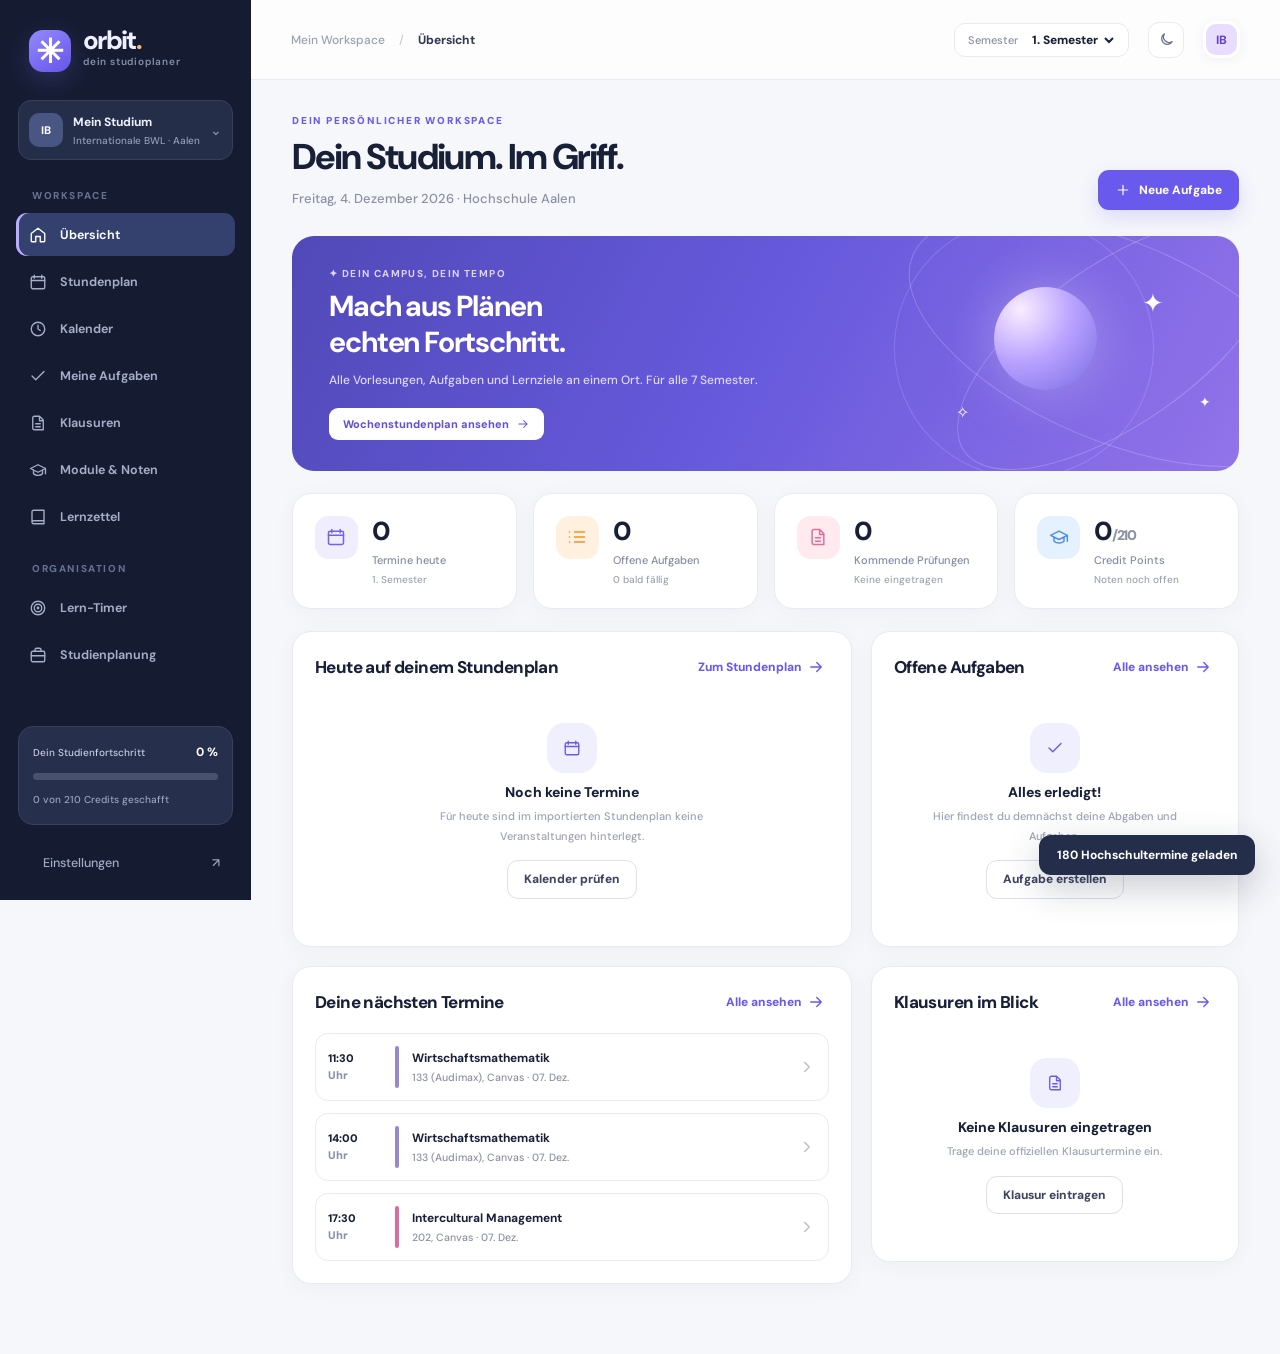
<file: index.html>
<!doctype html>
<html lang="de">
<head>
<meta charset="utf-8">
<meta name="viewport" content="width=device-width, initial-scale=1, viewport-fit=cover">
<meta name="theme-color" content="#151b32">
<meta name="description" content="Deine persönliche Studienzentrale für Internationale Betriebswirtschaft an der Hochschule Aalen: farbiger Stundenplan, Klausuren, Aufgaben, Lernzettel und Noten.">
<title>orbit. — Mein IBW-Studium</title>
<link rel="icon" type="image/svg+xml" href="assets/icon.svg">
<link rel="manifest" href="manifest.webmanifest">
<link rel="stylesheet" href="assets/style.css">
</head>
<body>
<div class="app-shell" id="appShell">
  <aside class="sidebar" id="sidebar">
    <a href="#/heute" class="brand" aria-label="Orbit Startseite"><span class="brand-symbol">✳</span><span class="brand-word">orbit<span>.</span><small>dein studioplaner</small></span></a>
    <div class="workspace-tile"><span class="workspace-icon">IB</span><span><strong>Mein Studium</strong><small>Internationale BWL · Aalen</small></span><span class="workspace-chev">⌄</span></div>
    <div class="nav-group-title">WORKSPACE</div>
    <nav class="sidebar-nav" id="nav" aria-label="Hauptnavigation"></nav>
    <div class="nav-group-title second-nav-title">ORGANISATION</div>
    <nav class="sidebar-nav" id="navMore" aria-label="Organisation"></nav>
    <div class="sidebar-bottom"><div class="side-progress"><div class="side-progress-header"><span>Dein Studienfortschritt</span><strong id="sideProgressPct">0 %</strong></div><div class="progress-track"><div class="progress-fill" id="sideProgressFill"></div></div><small id="sideProgressLabel">0 von 210 Credits geschafft</small></div><a class="sidebar-settings" href="#/einstellungen"><span data-icon="settings"></span> Einstellungen <span class="side-gear">↗</span></a></div>
  </aside>
  <div class="app-main">
    <header class="topbar"><div class="topbar-left"><button id="menuBtn" class="icon-button menu-btn" aria-label="Menü öffnen" type="button"><span data-icon="menu"></span></button><div class="breadcrumbs">Mein Workspace <span>/</span> <strong id="crumb">Übersicht</strong></div></div><div class="topbar-actions"><div class="semester-wrap"><span class="semester-label">Semester</span><select id="semesterSelect" aria-label="Semester auswählen"></select></div><button class="icon-button theme-toggle" id="themeToggle" type="button" aria-label="Design umschalten"><span data-icon="moon"></span></button><div class="avatar" title="Dein Studienplaner">IB</div></div></header>
    <main class="main-content" id="main" tabindex="-1" aria-live="polite"></main>
  </div>
</div>
<nav class="mobile-nav" id="mobileNav" aria-label="Mobile Navigation"></nav>
<div class="mobile-backdrop" id="mobileBackdrop" hidden></div>
<div id="toast" class="toast" role="status" aria-live="polite"></div>
<dialog class="modal" id="modal"><form method="dialog" id="modalForm"><div class="modal-header"><div><div class="eyebrow" id="modalEyebrow">NEUER EINTRAG</div><h2 id="modalTitle">Eintrag erstellen</h2></div><button class="icon-button" type="button" id="modalClose" aria-label="Schließen"><span data-icon="x"></span></button></div><div id="modalBody" class="modal-body"></div><div class="modal-footer"><button class="button button-ghost" type="button" id="modalCancel">Abbrechen</button><button class="button button-primary" type="submit" id="modalSubmit">Speichern</button></div></form></dialog>
<script src="assets/data.js"></script>
<script src="assets/app.js" defer></script>
</body>
</html>
</file>
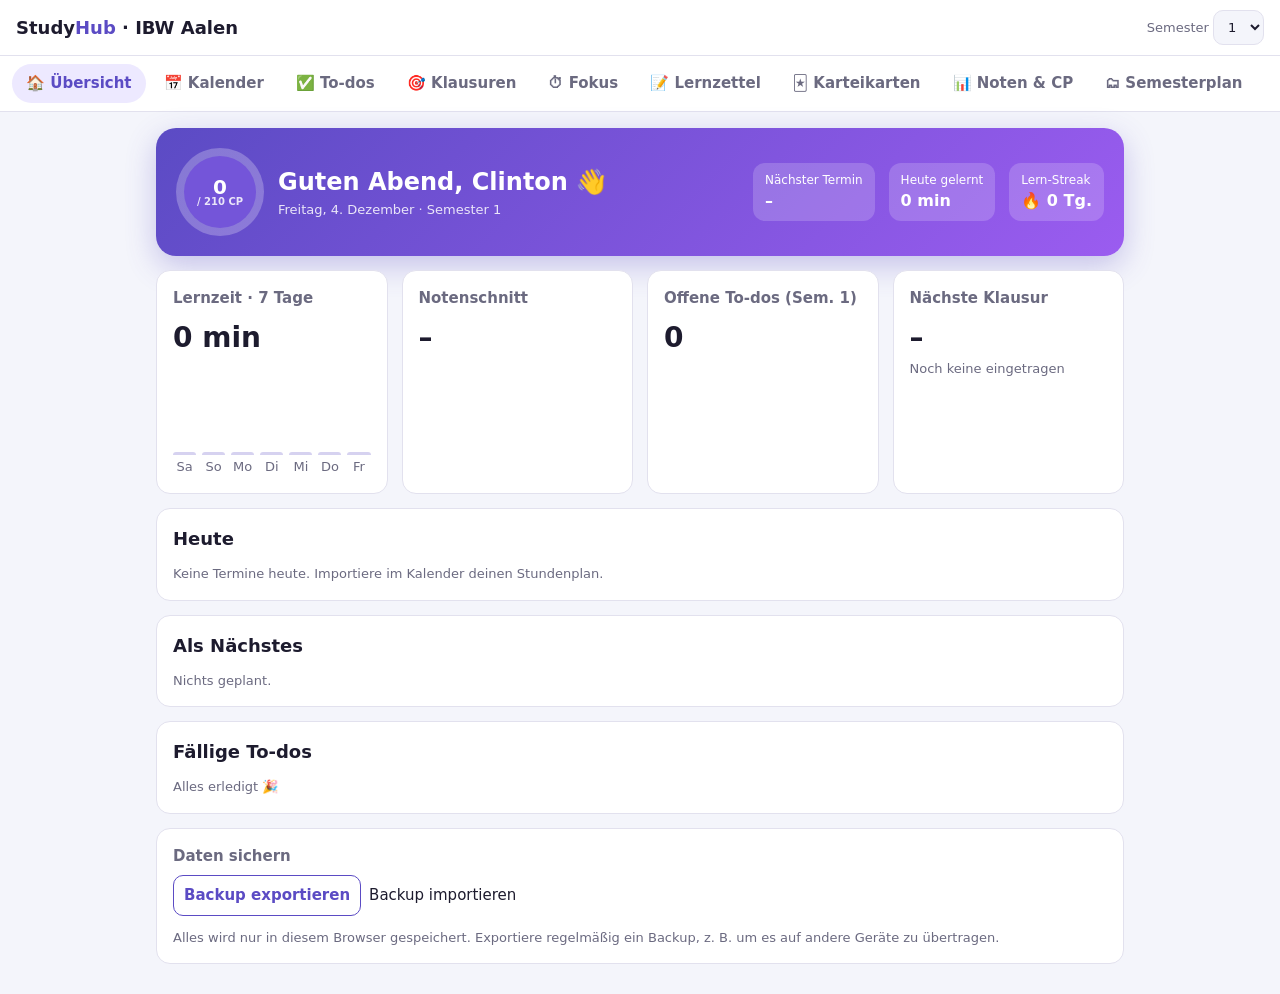
<file: index (1).html>
<!DOCTYPE html>
<html lang="de">
<head>
<meta charset="utf-8">
<meta name="viewport" content="width=device-width,initial-scale=1">
<title>StudyHub – IBW Hochschule Aalen</title>
<style>
:root{--bg:#f4f5fb;--card:#fff;--tx:#1d1b2e;--mu:#6b6a80;--pr:#5b4bc4;--pr2:#ede9ff;--bd:#e2e1ee;--ok:#1f9d6b;--wa:#d98a00;--er:#d6455d;--r:14px}
@media(prefers-color-scheme:dark){:root{--bg:#14131f;--card:#1e1d2d;--tx:#eceaf7;--mu:#9d9bb5;--pr:#8f82ff;--pr2:#2b2848;--bd:#2f2e45}}
*{box-sizing:border-box}body{margin:0;font:15px/1.5 system-ui,-apple-system,"Segoe UI",sans-serif;background:var(--bg);color:var(--tx)}
header{position:sticky;top:0;z-index:5;background:var(--card);border-bottom:1px solid var(--bd);display:flex;gap:12px;align-items:center;padding:10px 16px;flex-wrap:wrap}
header h1{font-size:18px;margin:0;flex:1}header h1 span{color:var(--pr)}
nav{display:flex;gap:4px;overflow-x:auto;padding:8px 12px;background:var(--card);border-bottom:1px solid var(--bd)}
nav button{border:0;background:none;color:var(--mu);padding:8px 14px;border-radius:99px;font:inherit;font-weight:600;cursor:pointer;white-space:nowrap}
nav button.on{background:var(--pr2);color:var(--pr)}
main{max-width:1000px;margin:0 auto;padding:16px}
.card{background:var(--card);border:1px solid var(--bd);border-radius:var(--r);padding:16px;margin-bottom:14px}
.grid{display:grid;gap:14px;grid-template-columns:repeat(auto-fit,minmax(220px,1fr))}
h2{margin:0 0 12px;font-size:18px}h3{margin:0 0 8px;font-size:15px;color:var(--mu);font-weight:600}
.big{font-size:28px;font-weight:700}.mu{color:var(--mu);font-size:13px}
input,select,textarea,button.b{font:inherit;color:var(--tx);background:var(--bg);border:1px solid var(--bd);border-radius:10px;padding:8px 10px}
textarea{width:100%;min-height:320px;resize:vertical}
button.b{background:var(--pr);color:#fff;border-color:var(--pr);font-weight:600;cursor:pointer}button.g{background:none;color:var(--pr)}
.row{display:flex;gap:8px;flex-wrap:wrap;margin-bottom:12px;align-items:center}
.item{display:flex;gap:10px;align-items:center;padding:9px 0;border-bottom:1px solid var(--bd)}.item:last-child{border:0}.item .t{flex:1}
.done .t{text-decoration:line-through;color:var(--mu)}
.tag{font-size:12px;background:var(--pr2);color:var(--pr);border-radius:99px;padding:2px 9px;font-weight:600}
.x{border:0;background:none;color:var(--er);cursor:pointer;font-size:16px}
.bar{height:10px;background:var(--pr2);border-radius:9px;overflow:hidden}.bar i{display:block;height:100%;background:var(--pr)}
.cal{display:grid;grid-template-columns:repeat(7,1fr);gap:4px}.cal .h{text-align:center;color:var(--mu);font-size:12px;font-weight:600}
.d{min-height:70px;border:1px solid var(--bd);border-radius:10px;padding:4px;font-size:11px;cursor:pointer;overflow:hidden}
.d.o{opacity:.4}.d.td{border-color:var(--pr)}.d.sel{background:var(--pr2)}.d b{font-size:12px}
.ch{display:block;background:var(--pr);color:#fff;border-radius:5px;padding:0 4px;margin-top:2px;white-space:nowrap;overflow:hidden;text-overflow:ellipsis}.ch.e{background:var(--er)}.ch.o2{background:var(--wa)}
.pills{display:flex;gap:6px;flex-wrap:wrap;margin-bottom:12px}.pills button{border:1px solid var(--bd);background:var(--card);color:var(--tx);border-radius:99px;padding:5px 12px;cursor:pointer;font:inherit}.pills button.on{background:var(--pr);color:#fff;border-color:var(--pr)}
.hero{background:linear-gradient(135deg,#5b4bc4,#9b5cf0);color:#fff;border-radius:20px;padding:20px;margin-bottom:14px;display:flex;gap:14px;align-items:center;flex-wrap:wrap;box-shadow:0 10px 30px rgba(91,75,196,.3)}.hero h1{margin:0;font-size:24px}.hero .mu{color:rgba(255,255,255,.85)}.chip{background:rgba(255,255,255,.18);border-radius:12px;padding:8px 12px;font-size:12px}.chip b{display:block;font-size:16px}
.ring{width:88px;height:88px;border-radius:50%;background:conic-gradient(#fff var(--p),rgba(255,255,255,.25) 0);display:grid;place-items:center;position:relative}.ring:before{content:"";position:absolute;inset:8px;border-radius:50%;background:#7455d9}.ring span{position:relative;font-weight:800;font-size:20px;text-align:center;line-height:1}.ring small{display:block;font-size:10px;font-weight:600;opacity:.85}
.tm{font-size:68px;font-weight:800;text-align:center;font-variant-numeric:tabular-nums;margin:4px 0}.fc{min-height:190px;display:grid;place-items:center;text-align:center;font-size:21px;font-weight:600;cursor:pointer;border-radius:var(--r);background:linear-gradient(135deg,var(--pr2),var(--card));border:1px solid var(--bd);padding:24px;user-select:none}
.card{transition:transform .15s,box-shadow .15s}.card:hover{box-shadow:0 6px 20px rgba(91,75,196,.1)}
@media(max-width:600px){.d{min-height:52px}.ch{font-size:9px}}
</style>
</head>
<body>
<header><h1>Study<span>Hub</span> · IBW Aalen</h1>
<label class="mu">Semester <select id="sem" onchange="S.sem=+this.value;save();render()"></select></label></header>
<nav id="nav"></nav>
<main id="main"></main>
<script>
const URL0="https://vorlesungen.htw-aalen.de/splan/ical?lan=de&puid=54&type=pg&pgid=14700";
const raw=[
[1,'p',5,'Einführung in die Internationale BWL'],[1,'p',5,'Marketing'],[1,'p',5,'Wissenschaftliches Arbeiten'],[1,'p',5,'Intercultural Management'],[1,'p',5,'Wirtschaftsmathematik'],[1,'p',5,'Business Englisch I'],
[2,'p',5,'Supply Chain Management'],[2,'p',5,'Wirtschaftsinformatik'],[2,'p',5,'Wirtschaftsprivatrecht'],[2,'p',5,'Einführung in die VWL'],[2,'p',5,'Buchführung und Bilanzierung'],[2,'p',5,'Business Englisch II'],
[3,'p',5,'Organizational Structure'],[3,'p',5,'Unternehmensbesteuerung'],[3,'p',5,'Kosten- und Leistungsrechnung'],[3,'p',5,'Investition und Finanzierung'],[3,'p',5,'Statistik für Wirtschaftswissenschaftler'],[3,'p',5,'International Economics'],
[4,'p',5,'Personalmanagement'],[4,'p',5,'Projektmanagement'],[4,'p',5,'Controlling'],[4,'p',5,'Digital Business Systems'],
[4,'s',10,'SP: Finance, Accounting, Controlling and Taxation (Teil 1)'],[4,'s',10,'SP: Marketing (Teil 1)'],[4,'s',10,'SP: HR and Business Transformation (Teil 1)'],[4,'s',10,'SP: International Management (Teil 1)'],
[5,'p',30,'Praxissemester'],
[[6,7],'s',20,'SP: Finance, Accounting, Controlling and Taxation'],[[6,7],'s',20,'SP: Marketing'],[[6,7],'s',20,'SP: HR and Business Transformation'],[[6,7],'s',20,'SP: International Management'],
[6,'p',5,'Leadership'],[6,'p',5,'Business Ethics and Corporate Governance'],[6,'w',5,'Wahlpflichtmodul 1'],
[7,'p',5,'Strategic Management'],[7,'w',5,'Wahlpflichtmodul 2'],[7,'p',12,'Bachelorthesis'],[7,'p',3,'Studium Generale']];
const M=raw.map((r,i)=>({id:'m'+i,s:[].concat(r[0]),t:r[1],cp:r[2],n:r[3]}));
const modsOf=s=>M.filter(m=>m.s.includes(s)),mn=id=>(M.find(m=>m.id==id)||{n:'Allgemein'}).n;
const K='studyhub-ibw-v1';let S={};try{S=JSON.parse(localStorage.getItem(K))||{}}catch(e){}
S=Object.assign({cards:{},study:{},cv:'m',name:'Clinton',sem:1,tab:'dash',todos:[],exams:[],notes:{},grades:{},events:[],ics:[],url:URL0},S);
const save=()=>{try{localStorage.setItem(K,JSON.stringify(S))}catch(e){}};
const $=id=>document.getElementById(id),uid=()=>Math.random().toString(36).slice(2,9),p2=n=>String(n).padStart(2,'0');
const esc=s=>String(s??'').replace(/[&<>"]/g,c=>({'&':'&amp;','<':'&lt;','>':'&gt;','"':'&quot;'}[c]));
const dk=d=>d.getFullYear()+'-'+p2(d.getMonth()+1)+'-'+p2(d.getDate());
const fd=t=>new Date(t).toLocaleDateString('de-DE',{weekday:'short',day:'2-digit',month:'2-digit'}),ft=t=>new Date(t).toLocaleTimeString('de-DE',{hour:'2-digit',minute:'2-digit'});
const days=d=>Math.ceil((new Date(d+'T00:00')-new Date().setHours(0,0,0,0))/864e5);
const opts=(l,sel)=>l.map(m=>`<option value="${m.id}" ${m.id==sel?'selected':''}>${esc(m.n)}</option>`).join('');
const TABS=[['dash','🏠 Übersicht'],['cal','📅 Kalender'],['todo','✅ To-dos'],['exam','🎯 Klausuren'],['timer','⏱ Fokus'],['notes','📝 Lernzettel'],['cards','🃏 Karteikarten'],['grades','📊 Noten & CP'],['sem','🗂 Semesterplan']];
let CM=new Date(),SD=dk(new Date()),NM=null,NN=null,CS={id:0,f:0},T={run:0,left:1500,tot:1500,fm:25,mode:'f',end:0,iv:0,m:null};
const sd=k=>Object.values(S.study[k]||{}).reduce((a,b)=>a+b,0);
const lastDays=n=>[...Array(n)].map((_,i)=>{const d=new Date();d.setDate(d.getDate()-(n-1-i));return d});
const streak=()=>{let n=0,d=new Date();if(!sd(dk(d)))d.setDate(d.getDate()-1);while(sd(dk(d))>0){n++;d.setDate(d.getDate()-1)}return n};
const wkMin=()=>lastDays(7).reduce((a,d)=>a+sd(dk(d)),0);
const hm=m=>m>=60?Math.floor(m/60)+' h '+Math.round(m%60)+' min':Math.round(m)+' min';
const pm=()=>{const t={};lastDays(7).forEach(d=>Object.entries(S.study[dk(d)]||{}).forEach(([i,v])=>t[i]=(t[i]||0)+v));return t};
const logMin=(id,m)=>{const k=dk(new Date());S.study[k]=S.study[k]||{};S.study[k][id]=(S.study[k][id]||0)+m;save()};
const weekChart=()=>{const l=lastDays(7).map(d=>[d,sd(dk(d))]),mx=Math.max(30,...l.map(x=>x[1]));return `<div style="display:flex;gap:6px;align-items:flex-end;height:110px;margin-top:8px">${l.map(([d,v])=>`<div style="flex:1;text-align:center"><div title="${Math.round(v)} min" style="height:${Math.max(3,v/mx*80)}px;background:var(--pr);border-radius:6px 6px 0 0;opacity:${v?1:.25}"></div><span class="mu">${['So','Mo','Di','Mi','Do','Fr','Sa'][d.getDay()]}</span></div>`).join('')}</div>`};
const tmf=()=>p2(Math.floor(T.left/60))+':'+p2(T.left%60);
function paint(){const e=$('tm');if(e)e.textContent=tmf();document.title=T.run?tmf()+' · StudyHub':'StudyHub – IBW Hochschule Aalen'}
function tmTick(){T.left=Math.max(0,Math.round((T.end-Date.now())/1000));paint();if(T.left<=0){clearInterval(T.iv);T.run=0;if(T.mode=='f'){logMin(T.m||'x',T.tot/60);T.mode='b';T.tot=T.left=300}else{T.mode='f';T.tot=T.left=T.fm*60}if(navigator.vibrate)navigator.vibrate(300);render()}}
function tmGo(){if(T.run){clearInterval(T.iv);T.run=0}else{T.end=Date.now()+T.left*1000;T.run=1;T.iv=setInterval(tmTick,500)}render()}
function tmReset(){clearInterval(T.iv);T.run=0;T.left=T.tot;render()}
function tmSet(n){clearInterval(T.iv);T.run=0;T.mode='f';T.fm=n;T.tot=T.left=n*60;render()}
function addMin(e){e.preventDefault();logMin(T.m||'x',+e.target.n.value);render();return false}
function cg(k){const c=S.cards[NM].find(x=>x.id==CS.id);c.b=k?Math.min(3,c.b+1):0;CS.id=0;CS.f=0;save();render()}
function addCard(e){e.preventDefault();const f=e.target;(S.cards[NM]=S.cards[NM]||[]).push({id:uid(),q:f.q.value,a:f.a.value,b:0});save();render();return false}
const cardPick=l=>{const m=Math.min(...l.map(c=>c.b)),p=l.filter(c=>c.b==m);return p[Math.floor(Math.random()*p.length)]};
const sw=()=>`<div class="pills"><button class="${S.cv!='w'?'on':''}" onclick="S.cv='m';save();render()">Monat</button><button class="${S.cv=='w'?'on':''}" onclick="S.cv='w';save();render()">Woche</button></div>`;
const shW=n=>{const d=new Date(SD+'T00:00');d.setDate(d.getDate()+n);SD=dk(d);render()};
const wk=()=>{const b=new Date(SD+'T00:00');b.setDate(b.getDate()-((b.getDay()+6)%7));const ev=allEv();
 return `<div class="card"><div class="row"><button class="b g" onclick="shW(-7)">‹</button><h2 style="margin:0;flex:1;text-align:center">Woche ab ${b.toLocaleDateString('de-DE',{day:'2-digit',month:'2-digit'})}</h2><button class="b g" onclick="shW(7)">›</button></div>`+[...Array(7)].map((_,i)=>{const d=new Date(b);d.setDate(b.getDate()+i);const k=dk(d),es=ev.filter(e=>dk(new Date(e.t))==k);return `<div class="item" style="align-items:flex-start"><div style="width:58px"><b>${['Mo','Di','Mi','Do','Fr','Sa','So'][i]}</b><div class="mu">${p2(d.getDate())}.${p2(d.getMonth()+1)}.</div></div><div class="t">${es.map(e=>`<div class="ch ${e.k}" style="white-space:normal;padding:3px 8px;margin:0 0 4px">${ft(e.t)} · ${esc(e.title)}${e.loc?' · '+esc(e.loc):''}</div>`).join('')||'<span class="mu">frei</span>'}</div></div>`}).join('')+`<form class="row" style="margin-top:12px" onsubmit="return addEv(event)"><input name="t" placeholder="Eigener Termin am ${SD}" required><input type="time" name="tm" value="10:00"><button class="b">Hinzufügen</button></form></div>`};

function parseICS(t){t=t.replace(/\r?\n[ \t]/g,'');const out=[];
 const pd=v=>{const m=v.match(/(\d{4})(\d\d)(\d\d)(?:T(\d\d)(\d\d)(\d\d)?(Z)?)?/);if(!m)return 0;const a=[+m[1],m[2]-1,+m[3],+(m[4]||0),+(m[5]||0),+(m[6]||0)];return m[7]?Date.UTC(...a):new Date(...a).getTime()};
 t.split('BEGIN:VEVENT').slice(1).forEach(b=>{const g=k=>{const m=b.match(new RegExp('^'+k+'[^:\\r\\n]*:(.*)$','m'));return m?m[1].trim().replace(/\\n/g,' ').replace(/\\([,;])/g,'$1'):''};
  const s=pd(g('DTSTART'));if(s)out.push({t:s,e:pd(g('DTEND'))||s,title:g('SUMMARY'),loc:g('LOCATION')})});return out}
async function loadUrl(){try{const r=await fetch(S.url);S.ics=parseICS(await r.text());save();render();alert(S.ics.length+' Termine geladen.')}catch(e){alert('Direktes Laden vom Browser aus wird von der Hochschule blockiert (CORS). Lade die .ics-Datei über den Link herunter und importiere sie mit "Datei importieren".')}}
function impFile(f){if(!f)return;const r=new FileReader();r.onload=()=>{S.ics=parseICS(r.result);save();render()};r.readAsText(f)}
const allEv=()=>[...S.ics.map(e=>({...e,k:''})),...S.events.map(e=>({...e,k:'o2',own:1})),...S.exams.map(x=>({t:new Date(x.d+'T'+(x.tm||'09:00')).getTime(),title:'Klausur: '+mn(x.m),loc:x.r||'',k:'e'}))].sort((a,b)=>a.t-b.t);
const chips=e=>`<span class="ch ${e.k}" title="${esc(e.title)}">${ft(e.t)} ${esc(e.title)}</span>`;
const evRow=e=>`<div class="item"><div class="t"><b>${esc(e.title)}</b><div class="mu">${fd(e.t)} · ${ft(e.t)}${e.e>e.t?'–'+ft(e.e):''}${e.loc?' · '+esc(e.loc):''}</div></div></div>`;

const V={
dash(){const ev=allEv(),now=Date.now(),td=dk(new Date());
 const g=Object.entries(S.grades).filter(([,v])=>v&&v>0),cp=g.filter(([,v])=>v<=4).reduce((a,[id])=>a+M.find(m=>m.id==id).cp,0);
 const avg=(()=>{let w=0,s=0;g.forEach(([id,v])=>{if(v<=4){const c=M.find(m=>m.id==id).cp;w+=c;s+=c*v}});return w?(s/w).toFixed(2):'–'})();
 const open=S.todos.filter(t=>!t.done&&t.sem==S.sem),nx=S.exams.filter(x=>days(x.d)>=0).sort((a,b)=>a.d>b.d?1:-1)[0];
 return `<div class="hero"><div class="ring" style="--p:${cp/2.1}%"><span>${cp}<small>/ 210 CP</small></span></div><div style="flex:1;min-width:200px"><h1 style="cursor:pointer" onclick="S.name=prompt('Dein Name?',S.name)||S.name;save();render()">${new Date().getHours()<11?'Guten Morgen':new Date().getHours()<18?'Hallo':'Guten Abend'}, ${esc(S.name)} 👋</h1><div class="mu">${new Date().toLocaleDateString('de-DE',{weekday:'long',day:'numeric',month:'long'})} · Semester ${S.sem}</div></div><div class="chip">Nächster Termin<b>${(e=>e?ft(e.t)+' '+esc(e.title.slice(0,22)):'–')(ev.find(e=>e.t>now))}</b></div><div class="chip">Heute gelernt<b>${hm(sd(td))}</b></div><div class="chip">Lern-Streak<b>🔥 ${streak()} Tg.</b></div></div>
 <div class="grid"><div class="card"><h3>Lernzeit · 7 Tage</h3><div class="big">${hm(wkMin())}</div>${weekChart()}</div>
 <div class="card"><h3>Notenschnitt</h3><div class="big">${avg}</div></div>
 <div class="card"><h3>Offene To-dos (Sem. ${S.sem})</h3><div class="big">${open.length}</div></div>
 <div class="card"><h3>Nächste Klausur</h3><div class="big">${nx?'in '+days(nx.d)+' Tg.':'–'}</div><div class="mu">${nx?esc(mn(nx.m)):'Noch keine eingetragen'}</div></div></div>
 <div class="card"><h2>Heute</h2>${ev.filter(e=>dk(new Date(e.t))==td).map(evRow).join('')||'<div class="mu">Keine Termine heute. '+(S.ics.length?'':'Importiere im Kalender deinen Stundenplan.')+'</div>'}</div>
 <div class="card"><h2>Als Nächstes</h2>${ev.filter(e=>e.t>now).slice(0,6).map(evRow).join('')||'<div class="mu">Nichts geplant.</div>'}</div>
 <div class="card"><h2>Fällige To-dos</h2>${open.sort((a,b)=>(a.d||'9')>(b.d||'9')?1:-1).slice(0,5).map(t=>`<div class="item"><div class="t">${esc(t.x)}</div><span class="tag">${t.d?fd(t.d+'T00:00'):'ohne Datum'}</span></div>`).join('')||'<div class="mu">Alles erledigt 🎉</div>'}</div>
 <div class="card"><h3>Daten sichern</h3><div class="row"><button class="b g" onclick="exp()">Backup exportieren</button><label class="b g" style="cursor:pointer">Backup importieren<input type="file" accept=".json" hidden onchange="imp(this.files[0])"></label></div><div class="mu">Alles wird nur in diesem Browser gespeichert. Exportiere regelmäßig ein Backup, z. B. um es auf andere Geräte zu übertragen.</div></div>`},
cal(){const h=V.calM();return S.cv=='w'?sw()+wk()+h.slice(h.indexOf('<div class="card"><h2>Stundenplan')):sw()+h},
calM(){const y=CM.getFullYear(),m=CM.getMonth(),f=new Date(y,m,1),off=(f.getDay()+6)%7,ev=allEv(),cells=[];
 for(let i=0;i<42;i++){const d=new Date(y,m,1-off+i),k=dk(d),es=ev.filter(e=>dk(new Date(e.t))==k);
  cells.push(`<div class="d ${d.getMonth()!=m?'o':''} ${k==dk(new Date())?'td':''} ${k==SD?'sel':''}" onclick="SD='${k}';render()"><b>${d.getDate()}</b>${es.slice(0,3).map(chips).join('')}${es.length>3?'<span class="mu">+'+(es.length-3)+'</span>':''}</div>`)}
 const sel=ev.filter(e=>dk(new Date(e.t))==SD);
 return `<div class="card"><div class="row"><button class="b g" onclick="CM=new Date(${y},${m-1},1);render()">‹</button><h2 style="margin:0;flex:1;text-align:center">${CM.toLocaleDateString('de-DE',{month:'long',year:'numeric'})}</h2><button class="b g" onclick="CM=new Date(${y},${m+1},1);render()">›</button></div>
 <div class="cal">${['Mo','Di','Mi','Do','Fr','Sa','So'].map(d=>`<div class="h">${d}</div>`).join('')}${cells.join('')}</div></div>
 <div class="card"><h2>${new Date(SD+'T00:00').toLocaleDateString('de-DE',{weekday:'long',day:'numeric',month:'long'})}</h2>${sel.map(evRow).join('')||'<div class="mu">Keine Termine.</div>'}
 <form class="row" style="margin-top:12px" onsubmit="return addEv(event)"><input name="t" placeholder="Eigener Termin" required><input type="time" name="tm" value="10:00"><button class="b">Hinzufügen</button></form></div>
 <div class="card"><h2>Stundenplan (iCal)</h2><div class="row"><input id="url" value="${esc(S.url)}" style="flex:1;min-width:200px" onchange="S.url=this.value;save()"><button class="b" onclick="loadUrl()">Von URL laden</button><a class="b g" style="padding:8px 10px;border:1px solid var(--bd);border-radius:10px;text-decoration:none" href="${esc(S.url)}" target="_blank" rel="noopener">.ics öffnen</a><label class="b g" style="cursor:pointer">Datei importieren<input type="file" accept=".ics" hidden onchange="impFile(this.files[0])"></label></div><div class="mu">${S.ics.length} Vorlesungstermine geladen. Falls „Von URL laden“ blockiert wird: .ics herunterladen und importieren.</div></div>`},
todo(){const l=S.todos.filter(t=>t.sem==S.sem).sort((a,b)=>(a.done-b.done)||((a.d||'9')>(b.d||'9')?1:-1));
 return `<div class="card"><h2>To-dos · Semester ${S.sem}</h2><form class="row" onsubmit="return addTodo(event)"><input name="x" placeholder="Aufgabe…" required style="flex:1;min-width:160px"><select name="m"><option value="">Allgemein</option>${opts(modsOf(S.sem))}</select><input type="date" name="d"><select name="p"><option value="2">Normal</option><option value="1">Wichtig</option></select><button class="b">+</button></form>
 ${l.map(t=>`<div class="item ${t.done?'done':''}"><input type="checkbox" ${t.done?'checked':''} onchange="tg('${t.id}')"><div class="t">${t.p==1?'⭐ ':''}${esc(t.x)}<div class="mu">${esc(mn(t.m))}${t.d?' · fällig '+fd(t.d+'T00:00'):''}</div></div><button class="x" onclick="S.todos=S.todos.filter(a=>a.id!='${t.id}');save();render()">✕</button></div>`).join('')||'<div class="mu">Noch keine Aufgaben.</div>'}</div>`},
exam(){const l=S.exams.filter(x=>x.sem==S.sem).sort((a,b)=>a.d>b.d?1:-1);
 return `<div class="card"><h2>Klausurenplan · Semester ${S.sem}</h2><form class="row" onsubmit="return addEx(event)"><select name="m">${opts(modsOf(S.sem))}</select><input type="date" name="d" required><input type="time" name="tm" value="09:00"><input name="r" placeholder="Raum (optional)"><button class="b">Eintragen</button></form>
 ${l.map(x=>{const d=days(x.d);return `<div class="item"><div class="t"><b>${esc(mn(x.m))}</b><div class="mu">${fd(x.d+'T00:00')} · ${x.tm||''}${x.r?' · '+esc(x.r):''}</div></div><span class="tag" style="${d<=7&&d>=0?'background:var(--er);color:#fff':''}">${d<0?'vorbei':d==0?'heute':'in '+d+' Tg.'}</span><button class="x" onclick="S.exams=S.exams.filter(a=>a.id!='${x.id}');save();render()">✕</button></div>`}).join('')||'<div class="mu">Noch keine Klausuren. Termine findest du im Prüfungsplan der Hochschule.</div>'}</div>`},
notes(){const ms=modsOf(S.sem);if(!ms.find(m=>m.id==NM)){NM=ms[0].id;NN=null}const l=S.notes[NM]||[],n=l.find(a=>a.id==NN);
 return `<div class="pills">${ms.map(m=>`<button class="${m.id==NM?'on':''}" onclick="NM='${m.id}';NN=null;render()">${esc(m.n)}</button>`).join('')}</div>
 <div class="card"><h2>Lernzettel · ${esc(mn(NM))}</h2><div class="row">${l.map(a=>`<button class="b ${a.id==NN?'':'g'}" onclick="NN='${a.id}';render()">${esc(a.t||'Ohne Titel')}</button>`).join('')}<button class="b" onclick="newNote()">+ Neuer Zettel</button></div>
 ${n?`<input value="${esc(n.t)}" style="width:100%;margin-bottom:8px;font-weight:700" oninput="eN('t',this.value)" placeholder="Titel"><textarea oninput="eN('x',this.value)">${esc(n.x)}</textarea><div class="row" style="margin:8px 0 0"><span class="mu" style="flex:1">Wird automatisch gespeichert.</span><button class="x" onclick="delNote()">Zettel löschen</button></div>`:'<div class="mu">Wähle oder erstelle einen Lernzettel.</div>'}</div>`},
grades(){const ms=modsOf(S.sem);
 return `<div class="card"><h2>Noten · Semester ${S.sem}</h2>${ms.map(m=>`<div class="item"><div class="t">${esc(m.n)}<div class="mu">${m.cp} CP</div></div><input type="number" min="1" max="5" step="0.1" placeholder="Note" value="${S.grades[m.id]||''}" style="width:90px" onchange="S.grades['${m.id}']=+this.value||0;save();render()"></div>`).join('')}<div class="mu" style="margin-top:8px">Bestanden ab 4,0. Schnitt und CP in der Übersicht zählen alle Semester (Gewichtung nach CP; die offizielle Berechnung der Hochschule kann abweichen).</div></div>`},
timer(){const ms=modsOf(S.sem);if(!T.m||!ms.find(m=>m.id==T.m))T.m=ms[0].id;const pt=pm();
 return `<div class="card" style="text-align:center"><div class="pills" style="justify-content:center">${[25,50].map(n=>`<button class="${T.fm==n&&T.mode=='f'?'on':''}" onclick="tmSet(${n})">${n} min Fokus</button>`).join('')}</div><div class="mu">${T.mode=='f'?'Fokus':'Pause'}</div><div class="tm" id="tm">${tmf()}</div><div class="row" style="justify-content:center"><select onchange="T.m=this.value">${opts(ms,T.m)}</select><button class="b" onclick="tmGo()">${T.run?'Pause':'Start'}</button><button class="b g" onclick="tmReset()">Reset</button></div><div class="mu">Abgeschlossene Fokus-Runden werden dem Fach gutgeschrieben.</div></div>
 <div class="grid"><div class="card"><h3>Heute</h3><div class="big">${hm(sd(dk(new Date())))}</div></div><div class="card"><h3>7 Tage</h3><div class="big">${hm(wkMin())}</div></div><div class="card"><h3>Streak</h3><div class="big">🔥 ${streak()} Tg.</div></div></div>
 <div class="card"><h3>Letzte 7 Tage</h3>${weekChart()}</div>
 <div class="card"><h3>Lernzeit pro Fach (7 Tage)</h3>${Object.entries(pt).sort((a,b)=>b[1]-a[1]).map(([i,v])=>`<div class="item"><div class="t">${esc(mn(i))}</div><div class="bar" style="width:40%"><i style="width:${v/Math.max(...Object.values(pt))*100}%"></i></div><span class="tag">${hm(v)}</span></div>`).join('')||'<div class="mu">Noch nichts gelernt. Starte deine erste Runde!</div>'}<form class="row" style="margin-top:12px" onsubmit="return addMin(event)"><input name="n" type="number" min="1" placeholder="Minuten" style="width:110px" required><button class="b g">+ Lernzeit manuell eintragen</button></form></div>`},
cards(){const ms=modsOf(S.sem);if(!ms.find(m=>m.id==NM)){NM=ms[0].id;NN=null}const l=S.cards[NM]||[];let c=l.find(x=>x.id==CS.id);if(!c&&l.length){c=cardPick(l);CS.id=c.id;CS.f=0}
 return `<div class="pills">${ms.map(m=>`<button class="${m.id==NM?'on':''}" onclick="NM='${m.id}';CS.id=0;CS.f=0;render()">${esc(m.n)}</button>`).join('')}</div>
 <div class="card"><h2>Karteikarten · ${esc(mn(NM))} <span class="mu">${l.filter(x=>x.b>=2).length}/${l.length} sitzen</span></h2>${c?`<div class="fc" onclick="CS.f=!CS.f;render()">${esc(CS.f?c.a:c.q)}</div><div class="mu" style="text-align:center;margin:6px 0 10px">${CS.f?'Antwort':'Frage'} · tippen zum Umdrehen</div>${CS.f?`<div class="row" style="justify-content:center"><button class="b" style="background:var(--er);border-color:var(--er)" onclick="cg(0)">Nochmal</button><button class="b" style="background:var(--ok);border-color:var(--ok)" onclick="cg(1)">Gewusst</button></div>`:''}`:'<div class="mu">Noch keine Karten für dieses Fach.</div>'}
 <form class="row" style="margin-top:12px" onsubmit="return addCard(event)"><input name="q" placeholder="Frage / Begriff" required style="flex:1;min-width:140px"><input name="a" placeholder="Antwort" required style="flex:1;min-width:140px"><button class="b">+</button></form>
 ${l.map(x=>`<div class="item"><div class="t">${esc(x.q)}<div class="mu">${esc(x.a)}</div></div><span class="tag">Stufe ${x.b}</span><button class="x" onclick="S.cards[NM]=S.cards[NM].filter(a=>a.id!='${x.id}');CS.id=0;save();render()">✕</button></div>`).join('')}</div>`},
sem(){return [1,2,3,4,5,6,7].map(s=>`<div class="card"><h2>Semester ${s} <span class="mu">· ${modsOf(s).reduce((a,m)=>a+(m.s.length>1?m.cp/2:m.cp),0)} CP${s==6||s==7?' · als Auslandssemester möglich':''}</span></h2>${modsOf(s).map(m=>`<div class="item"><div class="t">${esc(m.n)}</div><span class="tag">${m.cp} CP${m.s.length>1?' (Sem. 6–7)':''}</span></div>`).join('')}<button class="b g" onclick="S.sem=${s};S.tab='dash';save();render()">Dieses Semester aktivieren</button></div>`).join('')+`<div class="mu">Schwerpunkt: Ab Semester 4 wählst du einen der vier Schwerpunkte und vertiefst ihn in Sem. 6–7. Gesamt: 210 CP.</div>`}
};
function render(){$('sem').innerHTML=[1,2,3,4,5,6,7].map(s=>`<option ${s==S.sem?'selected':''}>${s}</option>`).join('');
 $('nav').innerHTML=TABS.map(([k,l])=>`<button class="${k==S.tab?'on':''}" onclick="S.tab='${k}';save();render()">${l}</button>`).join('');
 const a=document.activeElement;if(a&&a.tagName=='TEXTAREA'||a&&a.tagName=='INPUT'&&a.closest('main')&&S.tab=='notes')return;
 $('main').innerHTML=V[S.tab]()}
function addTodo(e){e.preventDefault();const f=e.target;S.todos.push({id:uid(),x:f.x.value,m:f.m.value,d:f.d.value,p:+f.p.value,sem:S.sem,done:0});save();render();return false}
function tg(id){const t=S.todos.find(a=>a.id==id);t.done=t.done?0:1;save();render()}
function addEx(e){e.preventDefault();const f=e.target;S.exams.push({id:uid(),m:f.m.value,d:f.d.value,tm:f.tm.value,r:f.r.value,sem:S.sem});save();render();return false}
function addEv(e){e.preventDefault();const f=e.target,t=new Date(SD+'T'+f.tm.value).getTime();S.events.push({id:uid(),title:f.t.value,t,e:t,loc:''});save();render();return false}
function newNote(){const n={id:uid(),t:'Neuer Zettel',x:'Kernaussagen\n- \n\nFormeln / Definitionen\n- \n\nBeispiele\n- \n\nOffene Fragen\n- \n'};(S.notes[NM]=S.notes[NM]||[]).push(n);NN=n.id;save();render()}
function eN(k,v){const n=(S.notes[NM]||[]).find(a=>a.id==NN);if(n){n[k]=v;save()}}
function delNote(){if(confirm('Lernzettel löschen?')){S.notes[NM]=S.notes[NM].filter(a=>a.id!=NN);NN=null;save();render()}}
function exp(){const a=document.createElement('a');a.href=URL.createObjectURL(new Blob([JSON.stringify(S)],{type:'application/json'}));a.download='studyhub-backup.json';a.click()}
function imp(f){if(!f)return;const r=new FileReader();r.onload=()=>{try{S=Object.assign(S,JSON.parse(r.result));save();render()}catch(e){alert('Ungültige Datei')}};r.readAsText(f)}
render();
</script>
</body>
</html>
</file>
<file: assets/style.css>
@import url('https://fonts.googleapis.com/css2?family=DM+Sans:wght@400;500;600;700;800&family=Manrope:wght@400;500;600;700;800&display=swap');
:root{--bg:#f6f7fb;--panel:#ffffff;--panel-alt:#fafbfe;--ink:#182038;--muted:#8a91a4;--border:#e9ebf2;--purple:#6959ec;--purple-2:#8779f4;--purple-light:#f0edff;--sidebar:#151c32;--sidebar-muted:#919bb5;--shadow:0 4px 24px rgba(27,34,62,.035);--radius:19px;--accent:#6959ec;--accent-light:#f0edff;--font:'DM Sans','Manrope',-apple-system,BlinkMacSystemFont,'Segoe UI',sans-serif}
*{box-sizing:border-box}html{font-family:var(--font);font-size:14px;scroll-behavior:smooth}body{margin:0;background:var(--bg);color:var(--ink);font-weight:500;-webkit-font-smoothing:antialiased}button,input,select,textarea{font:inherit}button{cursor:pointer}button:disabled{opacity:.45;cursor:not-allowed}a{text-decoration:none;color:inherit}button:focus-visible,a:focus-visible,input:focus-visible,textarea:focus-visible,select:focus-visible{outline:3px solid rgba(105,89,236,.24);outline-offset:2px}input,textarea,select{color:var(--ink)}svg{width:20px;height:20px;display:block;stroke-width:1.8;flex-shrink:0}.icon svg{width:18px;height:18px}.hidden{display:none!important}
.app-shell{display:grid;grid-template-columns:251px minmax(0,1fr);min-height:100vh}.sidebar{background:var(--sidebar);color:#ecf0ff;display:flex;flex-direction:column;min-height:100vh;position:sticky;top:0;height:100vh;padding:29px 16px 18px;z-index:20}.brand{display:flex;align-items:center;gap:12px;padding:0 13px 27px}.brand-symbol{display:grid;place-items:center;width:42px;height:42px;border-radius:14px;background:linear-gradient(145deg,#948afc,#6555e9);font-size:33px;font-weight:700;line-height:1;color:#fff;box-shadow:0 8px 24px #7c6ff13b}.brand-word{font-size:26px;font-weight:800;letter-spacing:-1.7px;line-height:22px}.brand-word>span{color:#ffb870}.brand-word small{display:block;font-size:10px;font-weight:600;letter-spacing:.8px;line-height:22px;color:#838faa}.workspace-tile{display:flex;align-items:center;gap:10px;background:#252e49;border:1px solid #35405d;border-radius:13px;padding:12px 10px;margin:0 2px 29px}.workspace-icon{width:34px;height:34px;display:grid;place-items:center;border-radius:10px;background:#495684;color:#fff;font-size:11px;font-weight:800}.workspace-tile>span:nth-child(2){min-width:0;flex:1}.workspace-tile strong{display:block;font-weight:750;font-size:12px;white-space:nowrap}.workspace-tile small{display:block;color:#929db6;font-size:10px;white-space:nowrap;margin-top:4px}.workspace-chev{color:#929ab1}.nav-group-title{font-size:10px;font-weight:800;letter-spacing:1.6px;color:#66718e;padding:0 16px 11px}.second-nav-title{padding-top:24px}.sidebar-nav{display:flex;flex-direction:column;gap:4px}.nav-link{display:flex;align-items:center;gap:13px;border-radius:11px;min-height:43px;padding:10px 13px;color:#a5aec7;font-weight:650;font-size:12.5px;transition:background .15s,color .15s}.nav-link:hover{background:#202a43;color:#fff}.nav-link.active{background:#34416e;color:#fff;box-shadow:inset 3px 0 0 #b9adff}.nav-link svg{width:18px;height:18px}.nav-link .nav-count{margin-left:auto;background:#ff9d75;color:#2f2342;padding:2px 7px;border-radius:6px;font-size:10px;font-weight:800}.sidebar-bottom{margin-top:auto}.side-progress{background:#262f4b;border:1px solid #374260;border-radius:15px;padding:17px 14px;margin:0 2px 19px}.side-progress-header{display:flex;justify-content:space-between;align-items:center;gap:10px;font-size:10px;color:#c7cde0}.side-progress-header strong{color:#fff;font-size:12px}.progress-track{background:#48516d;height:7px;border-radius:100px;overflow:hidden;margin:13px 0 9px}.progress-fill{background:linear-gradient(90deg,#9080ff,#f0b6ff);height:100%;width:0;border-radius:100px;transition:width .4s}.side-progress small{font-size:10px;color:#99a3bf}.sidebar-settings{display:flex;align-items:center;gap:12px;padding:11px 15px;color:#a3abc4;font-size:12.5px}.sidebar-settings svg{width:18px;height:18px}.side-gear{margin-left:auto}
.app-main{min-width:0}.topbar{height:80px;padding:0 clamp(20px,3.1vw,48px);display:flex;align-items:center;justify-content:space-between;background:rgba(255,255,255,.78);border-bottom:1px solid var(--border);gap:16px}.topbar-left,.topbar-actions{display:flex;align-items:center;gap:19px}.breadcrumbs{font-size:12px;color:#9ba1b2}.breadcrumbs span{padding:0 11px;color:#c8cbd6}.breadcrumbs strong{color:#30374e;font-weight:750}.semester-wrap{display:flex;align-items:center;gap:10px;border:1px solid var(--border);padding:7px 11px 7px 13px;border-radius:11px;background:var(--panel)}.semester-label{font-size:11px;color:var(--muted)}.semester-wrap select{border:0;background:transparent;font-size:12px;font-weight:800;max-width:135px;outline:none}.icon-button{display:grid;place-items:center;border:1px solid var(--border);background:var(--panel);border-radius:11px;color:#6a728a;width:36px;height:36px;padding:0}.icon-button:hover{background:var(--panel-alt);color:var(--accent)}.icon-button svg{width:17px;height:17px}.menu-btn{display:none}.avatar{width:37px;height:37px;display:grid;place-items:center;background:#e8ddff;border:3px solid #fff;border-radius:13px;color:#6742cb;font-size:12px;font-weight:800;box-shadow:0 2px 12px #473c6a12}.main-content{max-width:1540px;margin:0 auto;padding:34px clamp(22px,3.2vw,48px) 70px;min-height:calc(100vh - 80px)}
.page-heading{display:flex;align-items:flex-end;justify-content:space-between;gap:20px;margin-bottom:26px}.eyebrow{color:var(--accent);font-size:10px;letter-spacing:1.8px;text-transform:uppercase;font-weight:850;margin-bottom:9px}.page-heading h1{font-size:clamp(27px,2.8vw,36px);margin:0;font-weight:800;letter-spacing:-1.65px;line-height:1.18}.page-heading p{color:var(--muted);font-size:13px;margin:10px 0 0;line-height:1.7}.heading-actions{display:flex;gap:9px;align-items:center;flex-wrap:wrap}.button{border-radius:11px;border:1px solid transparent;display:inline-flex;align-items:center;justify-content:center;gap:8px;padding:11px 16px;font-size:12px;font-weight:800;white-space:nowrap;line-height:1.2;transition:transform .16s,background .16s}.button:hover:not(:disabled){transform:translateY(-1px)}.button svg{width:16px;height:16px}.button-primary{background:var(--accent);color:#fff;box-shadow:0 8px 20px color-mix(in srgb,var(--accent) 18%,transparent)}.button-primary:hover{filter:brightness(1.06)}.button-secondary{border-color:#dedff0;background:#fff;color:#3d4562}.button-ghost{background:var(--panel-alt);color:#5e667c;border-color:var(--border)}.button-red{color:#d34b69;background:#fff0f4;border-color:#ffe0e9}.button-sm{padding:8px 11px;font-size:11px;border-radius:9px}.button-icon{padding:9px}.button-icon svg{width:16px;height:16px}.link-button{color:var(--accent);font-size:12px;font-weight:800;display:inline-flex;align-items:center;gap:5px;border:0;background:none;padding:4px}.link-button:hover{text-decoration:underline}.muted{color:var(--muted)}.small{font-size:11px}.subtle{font-size:12px;color:#80899e;line-height:1.7}.mono{font-variant-numeric:tabular-nums}.section-title{font-weight:800;font-size:17px;letter-spacing:-.6px;margin:0;display:flex;align-items:center;gap:9px}.section-title .section-icon{color:var(--accent)}.section-top{display:flex;justify-content:space-between;align-items:center;gap:14px;margin-bottom:18px}
.card{background:var(--panel);border:1px solid var(--border);border-radius:var(--radius);padding:22px;box-shadow:var(--shadow);min-width:0}.card-tight{padding:19px}.card-title{font-size:14px;font-weight:800;letter-spacing:-.3px}.cards-grid{display:grid;gap:18px}.metrics-grid{display:grid;grid-template-columns:repeat(4,minmax(0,1fr));gap:16px;margin:22px 0}.metric{display:flex;align-items:flex-start;gap:14px;min-height:112px}.metric-icon{width:43px;height:43px;border-radius:14px;display:grid;place-items:center;flex-shrink:0}.metric-icon svg{width:20px;height:20px}.metric-icon.purple{background:#f0edff;color:#7461e8}.metric-icon.orange{background:#fff0df;color:#e9952a}.metric-icon.blue{background:#e6f1ff;color:#508fe8}.metric-icon.rose{background:#ffeaf0;color:#e36c96}.metric-number{font-size:26px;font-weight:850;letter-spacing:-1.3px;line-height:1.2}.metric-name{font-size:11px;color:#848ca1;margin-top:6px}.metric-extra{font-size:10px;color:#9ca4b3;margin-top:6px}
.hero{background:linear-gradient(118deg,#5149b8 0%,#6659dc 48%,#9273ea 100%);border-radius:22px;color:#fff;min-height:217px;position:relative;overflow:hidden;display:flex;align-items:center;padding:31px 37px}.hero-content{position:relative;z-index:2;max-width:65%}.hero .hero-kicker{color:#dcd7ff;font-weight:700;letter-spacing:1.4px;font-size:10px}.hero h2{font-size:29px;line-height:1.24;letter-spacing:-1.1px;margin:9px 0}.hero p{font-size:12px;color:#dedaff;line-height:1.7;margin:0 0 17px}.hero-button{display:inline-flex;gap:7px;align-items:center;padding:9px 14px;border-radius:9px;background:#fff;color:#6550d0;font-weight:800;font-size:11px}.hero-button svg{width:14px;height:14px}.hero-orbit{position:absolute;border:1.5px solid #ffffff35;border-radius:100%;transform:rotate(23deg)}.hero-orbit.one{width:440px;height:200px;right:-96px;top:5px}.hero-orbit.two{width:375px;height:160px;right:-66px;top:28px;transform:rotate(-35deg)}.hero-orbit.three{width:260px;height:260px;right:85px;top:-18px;border-color:#ffffff26}.hero-planet{width:103px;height:103px;position:absolute;right:142px;top:51px;border-radius:50%;background:radial-gradient(circle at 26% 22%,#faedff 0%,#b9a2ff 47%,#766be3 100%);box-shadow:0 0 55px #e8ddff61}.hero-star{position:absolute;color:#fff;font-size:26px}.hero-star.s1{right:75px;top:50px}.hero-star.s2{right:270px;top:166px;font-size:16px}.hero-star.s3{right:28px;top:157px;font-size:14px}
.dashboard-grid{display:grid;grid-template-columns:minmax(0,1.52fr) minmax(300px,1fr);gap:19px;margin-top:20px}.stack{display:flex;flex-direction:column;gap:19px}.mini-agenda{display:flex;flex-direction:column;gap:12px}.agenda-row{display:flex;align-items:center;gap:13px;border:1px solid var(--border);border-radius:13px;padding:12px}.time-block{font-size:11px;font-weight:850;line-height:1.5;min-width:54px}.subject-stripe{width:4px;height:42px;border-radius:8px;flex-shrink:0;background:var(--accent)}.agenda-main{min-width:0;flex:1}.agenda-main strong{display:block;font-size:12px;white-space:nowrap;overflow:hidden;text-overflow:ellipsis}.agenda-main small{display:block;color:var(--muted);font-size:10.5px;margin-top:5px}.agenda-arrow{color:#b6bdce}.task-row{display:flex;align-items:flex-start;gap:11px;padding:12px 0;border-bottom:1px solid var(--border)}.task-row:last-child{border-bottom:0}.task-checkbox{width:19px;height:19px;border:1.8px solid #c8cede;border-radius:6px;display:grid;place-items:center;flex:0 0 auto;background:transparent;margin-top:1px;color:#fff;padding:0}.task-checkbox.checked{border-color:var(--accent);background:var(--accent)}.task-checkbox svg{width:13px;height:13px}.task-text{min-width:0;flex:1}.task-text.done strong{text-decoration:line-through;color:#a7acbb}.task-text strong{display:block;font-size:12px;font-weight:750;line-height:1.45}.task-text small{display:block;margin-top:5px;color:#9ca3b2;font-size:10.5px}.task-actions{display:flex;gap:3px}.task-action{border:0;background:none;color:#aeb4c1;padding:3px;display:grid;place-items:center}.task-action:hover{color:var(--accent)}.task-action svg{width:15px;height:15px}.priority{font-size:10px;font-weight:800;display:inline-flex;align-items:center;padding:5px 8px;border-radius:7px;white-space:nowrap}.priority.high{background:#fff0ec;color:#da715c}.priority.medium{background:#fff6e5;color:#c78c35}.priority.low{background:#e9f6ef;color:#529879}.pill{font-size:10px;font-weight:800;display:inline-flex;align-items:center;gap:5px;padding:6px 9px;background:var(--panel-alt);border:1px solid var(--border);border-radius:8px;color:#68718a}.empty-state{text-align:center;padding:25px 15px;color:#9ba3b5}.empty-icon{margin:0 auto 10px;width:50px;height:50px;display:grid;place-items:center;border-radius:17px;background:var(--accent-light);color:var(--accent)}.empty-state strong{display:block;color:var(--ink);font-weight:800;margin:10px 0 6px}.empty-state p{font-size:11px;line-height:1.8;margin:0 auto 14px;max-width:320px}.banner-info{display:flex;gap:12px;align-items:flex-start;background:#eef3ff;border:1px solid #e0e8ff;color:#50618b;padding:13px 15px;border-radius:12px;font-size:11px;line-height:1.7}.banner-info svg{color:#637fed;width:17px;height:17px;flex-shrink:0;margin-top:2px}.banner-info.warn{background:#fff7e9;border-color:#ffe9c1;color:#8b6a35}.banner-info.warn svg{color:#d49a38}.banner-info.error{background:#fff1f1;border-color:#ffc7ca;color:#9b5257}
.toolbar{display:flex;align-items:center;justify-content:space-between;gap:12px;flex-wrap:wrap;margin-bottom:17px}.toolbar-left,.toolbar-right{display:flex;align-items:center;gap:9px;flex-wrap:wrap}.segmented{display:inline-flex;padding:4px;background:#eaedf5;border-radius:12px;gap:3px}.segment{border:0;background:none;border-radius:9px;padding:9px 14px;color:#9299a9;font-size:11px;font-weight:800}.segment.active{background:var(--panel);color:var(--accent);box-shadow:0 2px 7px #2530500f}.date-control{font-size:12px;font-weight:850;min-width:185px;text-align:center}.calendar-arrows{display:flex;gap:6px}.small-icon{width:32px;height:32px;border:1px solid var(--border);border-radius:9px;background:var(--panel);display:grid;place-items:center;color:#637089;padding:0}.small-icon svg{width:15px;height:15px}.small-icon:hover{color:var(--accent)}.select{background:var(--panel);border:1px solid var(--border);border-radius:10px;padding:9px 12px;font-size:11px;font-weight:700;max-width:230px}.text-input,.field input,.field select,.field textarea{width:100%;background:var(--panel-alt);border:1px solid #e2e5f0;border-radius:10px;padding:11px 12px;font-size:12px;outline:none}.text-input:focus,.field input:focus,.field select:focus,.field textarea:focus{border-color:var(--accent);box-shadow:0 0 0 3px var(--accent-light)}.field textarea{resize:vertical;min-height:88px}.field label{display:block;margin-bottom:7px;font-size:11px;font-weight:800;color:#657087}.field{margin:0 0 15px}.field-grid{display:grid;grid-template-columns:1fr 1fr;gap:0 12px}.field-hint{font-size:10px;line-height:1.6;color:var(--muted);margin-top:6px}.search-box{position:relative}.search-box svg{position:absolute;left:12px;top:10px;color:#a5acc0;width:17px;height:17px}.search-box input{padding-left:36px;min-width:220px}
.week-wrap{overflow-x:auto;background:var(--panel);border:1px solid var(--border);border-radius:17px;box-shadow:var(--shadow)}.week-grid{min-width:800px;display:grid;grid-template-columns:64px repeat(6,minmax(112px,1fr));position:relative}.week-head{background:var(--panel);height:68px;display:flex;flex-direction:column;align-items:center;justify-content:center;gap:4px;border-bottom:1px solid var(--border);border-right:1px solid var(--border);font-size:11px;color:#8b94a7;font-weight:750}.week-head .day-num{font-size:16px;color:#373e56;font-weight:850}.week-head.today{background:#f4f1ff;color:var(--accent)}.week-head.today .day-num{color:var(--accent)}.week-time-column{grid-column:1;position:relative;background:var(--panel);border-right:1px solid var(--border)}.time-tick{position:absolute;left:0;right:0;transform:translateY(-7px);font-size:10px;text-align:center;color:#a7adbd}.week-day-column{position:relative;border-right:1px solid var(--border);background:repeating-linear-gradient(to bottom,transparent 0,transparent 69px,var(--border) 70px);overflow:hidden}.week-day-column:last-child{border-right:0}.cal-event{position:absolute;left:4px;right:4px;border-radius:10px;padding:9px 8px 7px;overflow:hidden;cursor:pointer;border:1px solid color-mix(in srgb,var(--event-color) 26%,#fff);background:var(--event-bg);color:var(--event-text);box-shadow:0 2px 6px #33333306;transition:filter .15s,transform .15s;z-index:1}.cal-event:hover{filter:saturate(1.2);transform:translateY(-1px);z-index:3}.cal-event strong{font-size:10.6px;line-height:1.3;display:block;font-weight:850}.cal-event span{font-size:9px;opacity:.88;display:block;margin-top:5px}.cal-event .cal-event-room{margin-top:6px;display:flex;align-items:center;gap:3px;white-space:nowrap;overflow:hidden;text-overflow:ellipsis}.cal-event:before{content:'';position:absolute;top:0;left:0;bottom:0;width:3px;background:var(--event-color)}.week-legend{display:flex;gap:15px;flex-wrap:wrap;margin-top:16px}.legend-item{display:flex;align-items:center;gap:7px;font-size:10px;color:#8990a2;font-weight:750}.legend-dot{width:9px;height:9px;border-radius:4px}.week-minimum{display:flex;gap:10px;justify-content:flex-end;align-items:center;padding:10px;font-size:10px;color:#a0a7b7}.month-grid{display:grid;grid-template-columns:repeat(7,minmax(0,1fr));background:var(--panel);border:1px solid var(--border);border-radius:16px;overflow:hidden}.month-day-name{background:#f9fafe;padding:14px 8px;text-align:center;font-size:10px;font-weight:850;color:#9aa2b3;border-bottom:1px solid var(--border)}.month-cell{min-height:116px;border-right:1px solid var(--border);border-bottom:1px solid var(--border);padding:10px;overflow:hidden}.month-cell:nth-child(7n){border-right:0}.month-cell.outside{background:#fafbfe}.month-number{font-size:11px;font-weight:800;color:#5e667d;margin-bottom:8px}.month-cell.today .month-number{width:24px;height:24px;display:grid;place-items:center;background:var(--accent);color:#fff;border-radius:8px;margin-top:-5px;margin-left:-5px}.month-dot{display:block;background:var(--event-bg);color:var(--event-text);border-left:3px solid var(--event-color);font-size:9px;font-weight:800;padding:4px 6px;margin-bottom:4px;white-space:nowrap;overflow:hidden;text-overflow:ellipsis;border-radius:4px;cursor:pointer}.month-more{font-size:9px;color:#8e96ac}.event-list{display:flex;flex-direction:column;gap:9px}.event-list-row{display:flex;gap:12px;align-items:center;border:1px solid var(--border);padding:13px;border-radius:12px;background:var(--panel)}.event-date-tile{background:#f0edff;border-radius:9px;padding:9px;min-width:51px;text-align:center;color:var(--accent)}.event-date-tile strong{display:block;font-size:17px}.event-date-tile small{display:block;font-size:9px;font-weight:800}.event-list-main{flex:1;min-width:0}.event-list-main strong{font-size:12px;display:block}.event-list-main small{font-size:10px;color:var(--muted);margin-top:5px;display:block}
.subject-chip{font-size:10px;border-radius:7px;padding:5px 8px;font-weight:750;background:var(--event-bg);color:var(--event-text);display:inline-flex;align-items:center;gap:5px;max-width:100%;white-space:nowrap;overflow:hidden;text-overflow:ellipsis}.subject-dot{width:7px;height:7px;background:var(--event-color);border-radius:3px;flex-shrink:0}.task-list-full .task-row{padding:16px 8px}.task-list-full .task-text strong{font-size:13px}.task-list-full .task-text small{font-size:11px}.list-action-bar{display:flex;align-items:center;gap:7px}.status-tag{display:inline-flex;border-radius:7px;font-size:10px;padding:6px 8px;font-weight:800;background:#eef1f7;color:#7c869c}.status-tag.registered{background:#e6f7ef;color:#328e65}.status-tag.pending{background:#fff2e6;color:#c18547}.exam-card{display:flex;gap:16px;align-items:flex-start;padding:20px;background:var(--panel);border:1px solid var(--border);border-radius:15px}.exam-date{background:linear-gradient(140deg,#ece8ff,#f7edff);width:72px;min-width:72px;height:78px;border-radius:13px;display:grid;align-content:center;justify-items:center;color:var(--accent)}.exam-date strong{font-size:25px;font-weight:850;letter-spacing:-1px}.exam-date span{font-size:10px;font-weight:850}.exam-meta{display:flex;gap:9px;flex-wrap:wrap;margin:10px 0}.exam-main{flex:1;min-width:0}.exam-main h3{font-size:14px;margin:0 0 3px;line-height:1.5}.exam-main p{font-size:10px;color:var(--muted);margin:5px 0}.exam-right{display:flex;flex-direction:column;gap:10px;align-items:flex-end}.countdown{padding:8px 10px;border-radius:9px;background:#f4f2ff;color:var(--accent);font-size:11px;font-weight:850;white-space:nowrap}
.modules-header{background:linear-gradient(130deg,#20294a,#3c3c77);color:#fff;padding:24px;border-radius:19px;display:flex;justify-content:space-between;align-items:center;gap:20px;margin-bottom:22px}.modules-header h2{font-size:21px;margin:0 0 6px;letter-spacing:-.5px}.modules-header p{margin:0;font-size:11px;color:#b9c1e2}.modules-counter{font-size:31px;font-weight:850}.module-grid{display:grid;grid-template-columns:repeat(3,minmax(0,1fr));gap:14px}.module-card{background:var(--panel);padding:17px;border:1px solid var(--border);border-radius:14px;min-height:150px;display:flex;flex-direction:column;gap:9px;position:relative}.module-card .module-head{display:flex;align-items:center;justify-content:space-between}.module-index{font-size:9px;font-weight:850;color:#a4aabd;letter-spacing:1px}.cp-bubble{font-size:10px;font-weight:850;background:#f0edff;color:#7868e1;border-radius:7px;padding:5px 8px}.module-card h3{font-size:12px;line-height:1.5;font-weight:800;margin:0;flex:1}.module-bottom{display:flex;align-items:center;gap:7px;justify-content:space-between;margin-top:auto}.grade-input{font-weight:800;padding:7px;border:1px solid var(--border);border-radius:8px;background:var(--panel-alt);width:94px;font-size:11px}.module-status{font-size:10px;font-weight:750;color:#9ba4b3;display:flex;gap:5px;align-items:center}.module-status input{accent-color:var(--accent)}.specialization-pick{display:flex;align-items:center;gap:10px;flex-wrap:wrap;margin-bottom:18px}.specialization-pick .select{max-width:100%;min-width:300px}.module-open-notes{display:inline-flex;gap:5px;align-items:center;color:var(--accent);font-size:10px;font-weight:800;border:0;background:transparent;padding:4px 0}.module-open-notes svg{width:13px;height:13px}
.notes-layout{display:grid;grid-template-columns:minmax(230px,300px) minmax(0,1fr);gap:18px;align-items:start}.notes-sidebar{padding:10px;max-height:70vh;overflow:auto}.notes-subject{display:flex;align-items:center;gap:10px;width:100%;padding:12px;border:0;background:transparent;border-radius:11px;text-align:left;color:#656f83;font-size:11px;font-weight:750}.notes-subject.active{background:var(--accent-light);color:var(--accent)}.notes-subject:hover{background:var(--panel-alt)}.notes-subject .notes-avatar{width:30px;height:30px;min-width:30px;display:grid;place-items:center;border-radius:9px;color:var(--event-text);background:var(--event-bg);font-size:10px;font-weight:800}.notes-subject span:nth-child(2){min-width:0;flex:1}.notes-count{color:#afb4c2;font-size:10px}.notes-editor .notes-title{font-size:20px;letter-spacing:-.6px;font-weight:850;margin:0}.notes-toolbar{display:flex;align-items:center;gap:8px;flex-wrap:wrap;margin:19px 0 12px}.note-textarea{width:100%;min-height:365px;resize:vertical;border:1px solid var(--border);background:var(--panel-alt);border-radius:12px;padding:18px;font-family:var(--font);font-size:12px;line-height:1.9;outline:none;color:var(--ink)}.note-preview{background:var(--panel-alt);padding:18px;border:1px solid var(--border);min-height:365px;border-radius:12px;font-size:12px;line-height:1.85;overflow-wrap:anywhere}.note-preview h1{font-size:23px}.note-preview h2{font-size:18px}.note-preview ul{padding-left:18px}.note-preview p{margin:0 0 10px}.note-preview strong{font-weight:850}.note-preview code{background:#ecebfa;padding:2px 4px;border-radius:4px}.note-save{display:flex;gap:7px;align-items:center;font-size:10px;color:#9a9fb1}.flashcard{background:linear-gradient(125deg,#f1efff,#fff7f4);border:1px solid #dfd8fd;min-height:175px;border-radius:17px;display:flex;justify-content:center;align-items:center;text-align:center;padding:20px;font-size:17px;font-weight:800;cursor:pointer;white-space:pre-wrap}.flashcard.flipped{background:#fdf7e9}.flashcard-list{display:flex;flex-direction:column;gap:9px;margin-top:13px}.flashcard-item{padding:10px;border:1px solid var(--border);border-radius:9px;font-size:11px;display:flex;justify-content:space-between;gap:10px}.flashcard-item strong{display:block}.flashcard-item small{display:block;margin-top:4px;color:var(--muted)}
.focus-grid{display:grid;grid-template-columns:minmax(0,1.4fr) minmax(260px,1fr);gap:19px}.focus-main{text-align:center;padding:36px}.focus-circle{border-radius:50%;width:280px;height:280px;max-width:100%;aspect-ratio:1;display:grid;place-items:center;margin:25px auto 19px;background:conic-gradient(var(--accent) var(--focus-progress,0%),#eae8f6 0);position:relative}.focus-circle:before{position:absolute;content:"";inset:11px;background:var(--panel);border-radius:50%}.focus-time{font-size:56px;letter-spacing:-2px;font-weight:850;position:relative;font-variant-numeric:tabular-nums}.focus-sub{font-size:11px;color:var(--muted);position:relative;margin-top:5px}.focus-controls{display:flex;gap:9px;justify-content:center;margin:22px 0}.focus-durations{display:flex;justify-content:center;gap:7px}.focus-durations button{border:1px solid var(--border);padding:9px 15px;border-radius:9px;background:var(--panel-alt);font-size:11px;color:#8891a6;font-weight:800}.focus-durations button.active{color:var(--accent);border-color:#c9c0ff;background:var(--accent-light)}
.planning-grid{display:grid;grid-template-columns:repeat(3,minmax(0,1fr));gap:18px}.planning-icon{width:47px;height:47px;display:grid;place-items:center;background:var(--accent-light);color:var(--accent);border-radius:15px;margin-bottom:18px}.planning-card h3{margin:0 0 7px;font-size:17px}.planning-card .plan-desc{font-size:11px;color:var(--muted);margin-bottom:20px}.planning-step{display:flex;align-items:flex-start;gap:9px;padding:10px 0;border-bottom:1px solid var(--border);font-size:11px;line-height:1.5}.planning-step input{accent-color:var(--accent);margin-top:1px}.planning-step.done span{text-decoration:line-through;color:#a4aab7}.planning-footer{font-size:10px;font-weight:800;color:var(--accent);margin-top:15px}
.settings-layout{display:grid;grid-template-columns:1fr 1fr;gap:19px}.settings-section h3{font-size:15px;margin:0 0 8px;letter-spacing:-.3px}.settings-section p{font-size:11px;line-height:1.8;color:var(--muted);margin:0 0 16px}.accent-picker{display:flex;gap:10px}.accent-swatch{width:34px;height:34px;background:var(--swatch);border:3px solid transparent;border-radius:11px}.accent-swatch.active{outline:2px solid var(--swatch);outline-offset:3px}.settings-action{display:flex;gap:9px;flex-wrap:wrap}.settings-note{font-size:10px;color:var(--muted);margin-top:12px;line-height:1.8}.file-input{display:none}.settings-divider{height:1px;background:var(--border);margin:22px 0}.theme-options{display:flex;gap:9px}.theme-option{flex:1;padding:14px;border:1px solid var(--border);border-radius:12px;background:var(--panel-alt);text-align:center;font-size:11px;font-weight:850;color:var(--muted)}.theme-option.active{border-color:var(--accent);color:var(--accent);background:var(--accent-light)}
.modal{padding:0;border:1px solid var(--border);border-radius:21px;width:min(94vw,510px);max-height:90vh;box-shadow:0 24px 90px #17213e4d;background:var(--panel);color:var(--ink)}.modal::backdrop{background:#111a34a8;backdrop-filter:blur(4px)}.modal form{display:flex;flex-direction:column;max-height:90vh}.modal-header{padding:22px 23px 15px;display:flex;justify-content:space-between;align-items:flex-start}.modal-header h2{font-size:20px;margin:0;letter-spacing:-.8px}.modal-body{padding:6px 23px 10px;overflow:auto}.modal-footer{display:flex;justify-content:flex-end;gap:9px;padding:18px 23px 22px;border-top:1px solid var(--border)}.toast{position:fixed;right:25px;bottom:25px;z-index:80;background:#242e4a;color:#fff;padding:12px 18px;border-radius:12px;box-shadow:0 13px 36px #19243c3d;font-size:12px;font-weight:750;pointer-events:none;opacity:0;transform:translateY(10px);transition:.22s}.toast.show{opacity:1;transform:translateY(0)}.mobile-nav,.mobile-backdrop{display:none}
[data-theme="dark"]{--bg:#111625;--panel:#1a2235;--panel-alt:#202a3d;--ink:#e9edfb;--muted:#9faac2;--border:#2d374d;--shadow:0 4px 24px #060b191f;--accent-light:#322a55}.dark .topbar,[data-theme="dark"] .topbar{background:#1a2235}.dark .breadcrumbs strong,[data-theme="dark"] .breadcrumbs strong{color:#e9edfb}[data-theme="dark"] .button-secondary{background:#252f43;border-color:#3b4560;color:#edf0ff}[data-theme="dark"] .segment.active{background:#252d43}[data-theme="dark"] .segmented{background:#151c2b}[data-theme="dark"] .week-head,[data-theme="dark"] .week-time-column{background:#1a2235}[data-theme="dark"] .week-head.today{background:#302854}[data-theme="dark"] .week-head .day-num{color:#e9edfb}[data-theme="dark"] .month-day-name,[data-theme="dark"] .month-cell.outside{background:#222b3f}[data-theme="dark"] .week-day-column{background:repeating-linear-gradient(to bottom,transparent 0,transparent 69px,#2d374d 70px)}[data-theme="dark"] .banner-info{background:#253254;border-color:#344975;color:#aebfe6}[data-theme="dark"] .exam-date{background:#343058}[data-theme="dark"] .focus-circle:before{background:#1a2235}
@media(max-width:1250px){.app-shell{grid-template-columns:220px minmax(0,1fr)}.sidebar{padding-left:11px;padding-right:11px}.main-content{padding-left:26px;padding-right:26px}.metrics-grid{grid-template-columns:repeat(2,minmax(0,1fr))}.module-grid{grid-template-columns:repeat(2,minmax(0,1fr))}.planning-grid{grid-template-columns:repeat(2,minmax(0,1fr))}.hero-planet{right:75px}}
@media(max-width:950px){.app-shell{display:block}.sidebar{position:fixed;left:0;top:0;width:250px;height:100dvh;transform:translateX(-110%);transition:transform .22s;box-shadow:15px 0 50px #11142920}.sidebar.open{transform:translateX(0)}.menu-btn{display:grid}.mobile-backdrop{position:fixed;inset:0;background:#10172e77;z-index:19}.mobile-backdrop:not([hidden]){display:block}.main-content{padding:28px 24px 95px}.topbar{padding:0 22px}.dashboard-grid{grid-template-columns:1fr 1fr}.hero{min-height:195px}.hero h2{font-size:24px}}
@media(max-width:720px){.main-content{padding:24px 15px 105px}.topbar{height:68px;padding:0 15px}.breadcrumbs{font-size:11px}.breadcrumbs span{padding:0 5px}.semester-label,.theme-toggle{display:none}.topbar-actions{gap:8px}.semester-wrap{padding:6px}.page-heading{align-items:flex-start;flex-direction:column;gap:14px}.page-heading h1{font-size:29px}.page-heading p{margin-top:7px}.metrics-grid{grid-template-columns:repeat(2,minmax(0,1fr));gap:9px}.metric{gap:8px;min-height:95px;padding:13px}.metric-icon{width:34px;height:34px;border-radius:10px}.metric-icon svg{width:16px;height:16px}.metric-number{font-size:21px}.metric-name{font-size:10px}.hero{min-height:182px;padding:25px 22px}.hero-content{max-width:80%}.hero h2{font-size:23px}.hero p{font-size:11px}.hero-orbit.one{right:-220px}.hero-planet{width:74px;height:74px;right:-2px;top:75px;opacity:.65}.hero-star.s1{right:27px}.dashboard-grid,.focus-grid,.settings-layout{grid-template-columns:1fr}.card{padding:17px}.module-grid{grid-template-columns:1fr 1fr;gap:9px}.module-card{padding:13px;min-height:145px}.module-card h3{font-size:11px}.planning-grid{grid-template-columns:1fr}.notes-layout{grid-template-columns:1fr}.notes-sidebar{display:flex;max-height:none;overflow:auto;gap:7px}.notes-subject{min-width:155px;width:155px;padding:9px;flex-shrink:0}.notes-subject .notes-avatar{display:none}.notes-count{display:none}.field-grid{grid-template-columns:1fr}.month-cell{min-height:77px;padding:5px}.month-number{font-size:9px}.month-dot{font-size:0;height:6px;width:7px;border:0;border-radius:50%;padding:0;display:inline-block;margin:3px 2px 0 0}.month-more{font-size:8px}.month-day-name{padding:10px 2px}.exam-card{padding:13px;gap:10px}.exam-date{min-width:50px;width:50px;height:63px}.exam-date strong{font-size:19px}.exam-right{gap:5px}.countdown{font-size:9px;padding:6px}.toolbar{align-items:flex-start}.search-box input{min-width:150px}.specialization-pick .select{min-width:0;width:100%}.focus-main{padding:18px}.focus-circle{width:235px;height:235px}.focus-time{font-size:46px}.mobile-nav{position:fixed;bottom:0;left:0;right:0;height:calc(68px + env(safe-area-inset-bottom));padding:5px 5px env(safe-area-inset-bottom);background:var(--panel);border-top:1px solid var(--border);display:flex;align-items:center;justify-content:space-around;z-index:12;box-shadow:0 -5px 25px #20274309}.mobile-nav a{width:20%;font-size:9px;font-weight:800;color:#99a3b5;display:flex;flex-direction:column;align-items:center;gap:4px;padding:6px 2px}.mobile-nav a svg{width:19px;height:19px}.mobile-nav a.active{color:var(--accent)}.toast{bottom:83px;right:15px;left:15px;text-align:center}.modal{max-height:85dvh}.modal form{max-height:85dvh}}
@media(max-width:410px){.avatar{display:none}.hero-content{max-width:95%}.hero-planet{display:none}.page-heading h1{font-size:26px}.metrics-grid{gap:7px}.metric-icon{display:none}.metric-number{font-size:23px}.task-actions{gap:0}.month-cell{min-height:67px}.module-grid{grid-template-columns:1fr}}
@media print{.sidebar,.topbar,.mobile-nav,.page-heading .heading-actions,.notes-toolbar,.button,.sidebar-bottom{display:none!important}.app-shell{display:block}.main-content{padding:0}.card{box-shadow:none}body{background:#fff}.note-textarea{display:none}.note-preview{display:block!important;border:0!important}}
</file>
